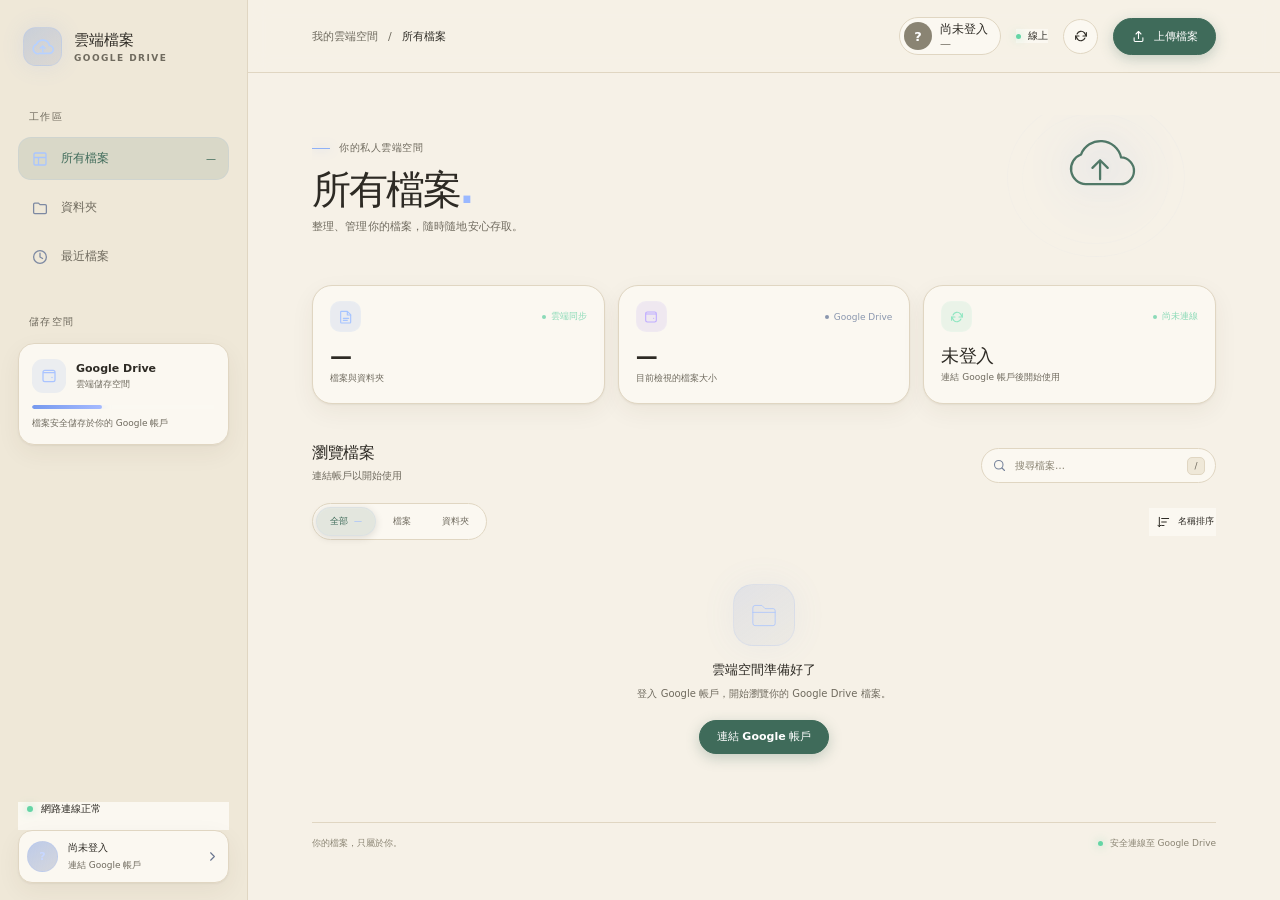
<file: index.html>
<!doctype html>
<html lang="zh-Hant">
<head>
  <meta charset="utf-8">
  <meta name="viewport" content="width=device-width, initial-scale=1, viewport-fit=cover">
  <meta name="theme-color" content="#f6f1e7">
  <meta name="description" content="離線優先的 Google Drive 檔案管理工具">
  <meta name="apple-mobile-web-app-capable" content="yes">
  <meta name="apple-mobile-web-app-status-bar-style" content="default">
  <meta name="apple-mobile-web-app-title" content="雲端檔案">
  <title>雲端檔案 — Google Drive</title>
  <link rel="manifest" href="./manifest.json">
  <link rel="icon" href="./icon-192.png" type="image/png">
  <link rel="apple-touch-icon" href="./icon-192.png">
  <link rel="stylesheet" href="./style.css">
  <link rel="stylesheet" href="./theme-cream.css">
  <script src="./authConfig.js" defer></script>
  <script src="./ui.js" defer></script>
</head>
<body>
  <div class="app-shell">
    <aside class="sidebar" id="sidebar" aria-label="主要導覽">
      <a class="brand" href="./" aria-label="雲端檔案首頁">
        <span class="brand-mark" aria-hidden="true">
          <svg viewBox="0 0 32 32"><path d="M12.1 24.9h12.3a5.1 5.1 0 0 0 .4-10.2 8.7 8.7 0 0 0-16.5-1.6 6 6 0 0 0 3.8 11.8Z" fill="none" stroke="currentColor" stroke-width="2.2" stroke-linecap="round" stroke-linejoin="round"/><path d="m13.3 18.3 3-3 3 3m-3-3v7" fill="none" stroke="currentColor" stroke-width="2" stroke-linecap="round" stroke-linejoin="round"/></svg>
        </span>
        <span class="brand-copy"><strong>雲端檔案</strong><small>GOOGLE DRIVE</small></span>
      </a>

      <div class="sidebar-label">工作區</div>
      <nav class="side-nav">
        <button class="side-link active" type="button" data-view="all">
          <svg viewBox="0 0 24 24" aria-hidden="true"><path d="M4 5.5A1.5 1.5 0 0 1 5.5 4h13A1.5 1.5 0 0 1 20 5.5v13a1.5 1.5 0 0 1-1.5 1.5h-13A1.5 1.5 0 0 1 4 18.5zM4 10h16M10 10v10"/></svg>
          <span>所有檔案</span><span class="nav-count" id="fileCount">—</span>
        </button>
        <button class="side-link" type="button" data-view="folders">
          <svg viewBox="0 0 24 24" aria-hidden="true"><path d="M3.5 7A1.5 1.5 0 0 1 5 5.5h5l2 2h7A1.5 1.5 0 0 1 20.5 9v9A1.5 1.5 0 0 1 19 19.5H5A1.5 1.5 0 0 1 3.5 18z"/></svg>
          <span>資料夾</span>
        </button>
        <button class="side-link" type="button" data-view="recent">
          <svg viewBox="0 0 24 24" aria-hidden="true"><circle cx="12" cy="12" r="8.5"/><path d="M12 7v5l3.5 2"/></svg>
          <span>最近檔案</span>
        </button>
      </nav>

      <div class="sidebar-label storage-label">儲存空間</div>
      <div class="storage-card glass">
        <div class="storage-icon"><svg viewBox="0 0 24 24" aria-hidden="true"><path d="M4 7.5h16M6.5 4.5h11A2.5 2.5 0 0 1 20 7v10a2.5 2.5 0 0 1-2.5 2.5h-11A2.5 2.5 0 0 1 4 17V7a2.5 2.5 0 0 1 2.5-2.5Z"/><path d="M16 14h.01"/></svg></div>
        <div class="storage-heading"><strong>Google Drive</strong><span>雲端儲存空間</span></div>
        <div class="storage-meter"><span></span></div>
        <p>檔案安全儲存於你的 Google 帳戶</p>
      </div>

      <div class="sidebar-bottom">
        <div class="connection-indicator"><i id="connectionDot"></i><span id="connectionText">檢查連線中</span></div>
        <button class="account-card" id="accountButton" type="button">
          <span class="avatar" id="accountAvatar">?</span>
          <span class="account-copy"><strong id="accountName">尚未登入</strong><small id="accountEmail">連結 Google 帳戶</small></span>
          <svg class="account-chevron" viewBox="0 0 24 24" aria-hidden="true"><path d="m9 18 6-6-6-6"/></svg>
        </button>
      </div>
    </aside>

    <div class="sidebar-backdrop" id="sidebarBackdrop"></div>
    <main class="main-panel">
      <header class="topbar">
        <button class="icon-button mobile-menu" id="menuButton" type="button" aria-label="開啟導覽選單">
          <svg viewBox="0 0 24 24" aria-hidden="true"><path d="M4 7h16M4 12h16M4 17h16"/></svg>
        </button>
        <div class="breadcrumbs"><span>我的雲端空間</span><span class="breadcrumb-divider">/</span><strong id="breadcrumbCurrent" role="button" tabindex="0">所有檔案</strong></div>
        <div class="topbar-actions">
          <button class="account-chip" id="accountChip" type="button" title="尚未登入"><span class="chip-avatar" id="chipAvatar">?</span><span class="chip-copy"><strong id="chipStatus">尚未登入</strong><small id="chipEmail">—</small></span></button>
          <span class="online-badge"><i id="onlineDot"></i><span id="onlineLabel">線上</span></span>
          <button class="icon-button" id="refreshButton" type="button" aria-label="重新整理檔案" title="重新整理">
            <svg viewBox="0 0 24 24" aria-hidden="true"><path d="M20 7v5h-5M4 17v-5h5"/><path d="M6.1 9a6.5 6.5 0 0 1 10.8-2L20 12M4 12l3.1 5a6.5 6.5 0 0 0 10.8-2"/></svg>
          </button>
          <button class="button button-primary top-upload" id="topUploadButton" type="button">
            <svg viewBox="0 0 24 24" aria-hidden="true"><path d="M12 15V4m0 0L8 8m4-4 4 4M5 14v4.5A1.5 1.5 0 0 0 6.5 20h11a1.5 1.5 0 0 0 1.5-1.5V14"/></svg>
            <span>上傳檔案</span>
          </button>
        </div>
      </header>

      <div class="content-scroll">
        <section class="welcome-row">
          <div>
            <div class="eyebrow"><span class="eyebrow-line"></span>你的私人雲端空間</div>
            <h1 id="pageTitle">所有檔案<span class="title-period">.</span></h1>
            <p class="page-description" id="pageDescription">整理、管理你的檔案，隨時隨地安心存取。</p>
          </div>
          <div class="welcome-art" aria-hidden="true"><div class="orb orb-one"></div><div class="orb orb-two"></div><div class="art-cloud"><svg viewBox="0 0 88 64"><path d="M27 51h36a14 14 0 0 0 1-28A22 22 0 0 0 22 20a16 16 0 0 0 5 31Z" fill="none" stroke="currentColor" stroke-width="2.4"/><path d="m34 34 8-8 8 8m-8-8v20" fill="none" stroke="currentColor" stroke-width="2.4" stroke-linecap="round" stroke-linejoin="round"/></svg></div></div>
        </section>

        <section class="overview-grid" aria-label="檔案概覽">
          <article class="overview-card glass">
            <div class="overview-top"><span class="overview-icon icon-blue"><svg viewBox="0 0 24 24" aria-hidden="true"><path d="M5 3.5h9l5 5V20a1 1 0 0 1-1 1H5a1 1 0 0 1-1-1V4.5a1 1 0 0 1 1-1Z"/><path d="M14 4v5h5M8 14h8m-8 3h6"/></svg></span><span class="overview-trend">雲端同步</span></div>
            <div class="overview-value" id="overviewFiles">—</div><div class="overview-caption">檔案與資料夾</div>
          </article>
          <article class="overview-card glass">
            <div class="overview-top"><span class="overview-icon icon-violet"><svg viewBox="0 0 24 24" aria-hidden="true"><path d="M4 7.5h16M6.5 4.5h11A2.5 2.5 0 0 1 20 7v10a2.5 2.5 0 0 1-2.5 2.5h-11A2.5 2.5 0 0 1 4 17V7a2.5 2.5 0 0 1 2.5-2.5Z"/><path d="M16 14h.01"/></svg></span><span class="overview-trend neutral">Google Drive</span></div>
            <div class="overview-value" id="overviewStorage">—</div><div class="overview-caption">目前檢視的檔案大小</div>
          </article>
          <article class="overview-card overview-sync-card glass">
            <div class="overview-top"><span class="overview-icon icon-green"><svg viewBox="0 0 24 24" aria-hidden="true"><path d="M20 7v5h-5M4 17v-5h5"/><path d="M6.1 9a6.5 6.5 0 0 1 10.8-2L20 12M4 12l3.1 5a6.5 6.5 0 0 0 10.8-2"/></svg></span><span class="overview-trend" id="syncStatus">準備就緒</span></div>
            <div class="overview-value sync-value" id="overviewSync">已同步</div><div class="overview-caption" id="overviewSyncCaption">檔案會安全儲存至 Google Drive</div>
          </article>
        </section>

        <section class="files-section">
          <div class="section-heading">
            <div><h2>瀏覽檔案</h2><p id="fileSummary">連結帳戶以開始使用</p></div>
            <label class="search-box">
              <svg viewBox="0 0 24 24" aria-hidden="true"><circle cx="10.8" cy="10.8" r="6.8"/><path d="m16 16 4 4"/></svg>
              <input id="searchInput" type="search" placeholder="搜尋檔案…" autocomplete="off" aria-label="搜尋檔案">
              <kbd>/</kbd>
            </label>
          </div>
          <div class="files-toolbar">
            <div class="pill-nav" role="tablist" aria-label="檔案篩選">
              <button class="pill-tab active" type="button" role="tab" aria-selected="true" data-filter="all">全部 <span id="allTabCount">—</span></button>
              <button class="pill-tab" type="button" role="tab" aria-selected="false" data-filter="files">檔案</button>
              <button class="pill-tab" type="button" role="tab" aria-selected="false" data-filter="folders">資料夾</button>
            </div>
            <button class="sort-button" id="sortButton" type="button" aria-label="切換排序方式">
              <svg viewBox="0 0 24 24" aria-hidden="true"><path d="M8 6h12M8 12h8M8 18h4M4 4v16m0 0-2.5-2.5M4 20l2.5-2.5"/></svg>
              <span>名稱排序</span>
            </button>
          </div>
          <div class="files-grid" id="fileGrid" aria-live="polite"></div>
          <div class="empty-state" id="emptyState" hidden>
            <div class="empty-illustration"><svg viewBox="0 0 64 64" aria-hidden="true"><path d="M11 18a4 4 0 0 1 4-4h13l6 6h15a4 4 0 0 1 4 4v24a4 4 0 0 1-4 4H15a4 4 0 0 1-4-4z"/><path d="M11 27h42"/></svg></div>
            <h3 id="emptyTitle">雲端空間準備好了</h3>
            <p id="emptyDescription">登入 Google 帳戶，開始瀏覽你的 Google Drive 檔案。</p>
            <button class="button button-primary" id="emptyAction" type="button">連結 Google 帳戶</button>
          </div>
          <div class="loading-state" id="loadingState" hidden><span class="spinner"></span><span>正在讀取你的雲端檔案…</span></div>
        </section>
        <footer class="page-footer"><span>你的檔案，只屬於你。</span><span><i></i>安全連線至 Google Drive</span></footer>
      </div>
    </main>
  </div>

  <div class="mobile-bottom-bar">
    <button class="mobile-nav-item active" type="button" data-view="all"><svg viewBox="0 0 24 24" aria-hidden="true"><path d="M4 5.5A1.5 1.5 0 0 1 5.5 4h13A1.5 1.5 0 0 1 20 5.5v13a1.5 1.5 0 0 1-1.5 1.5h-13A1.5 1.5 0 0 1 4 18.5zM4 10h16M10 10v10"/></svg><span>檔案</span></button>
    <button class="mobile-nav-item" type="button" data-view="folders"><svg viewBox="0 0 24 24" aria-hidden="true"><path d="M3.5 7A1.5 1.5 0 0 1 5 5.5h5l2 2h7A1.5 1.5 0 0 1 20.5 9v9A1.5 1.5 0 0 1 19 19.5H5A1.5 1.5 0 0 1 3.5 18z"/></svg><span>資料夾</span></button>
    <button class="mobile-nav-item" type="button" data-view="recent"><svg viewBox="0 0 24 24" aria-hidden="true"><circle cx="12" cy="12" r="8.5"/><path d="M12 7v5l3.5 2"/></svg><span>最近</span></button>
    <button class="mobile-nav-item" id="mobileAccountButton" type="button"><svg viewBox="0 0 24 24" aria-hidden="true"><circle cx="12" cy="8" r="3.5"/><path d="M5 20a7 7 0 0 1 14 0"/></svg><span>帳戶</span></button>
  </div>
  <button class="mobile-fab button button-primary" id="mobileUploadButton" type="button" aria-label="上傳檔案"><svg viewBox="0 0 24 24" aria-hidden="true"><path d="M12 15V4m0 0L8 8m4-4 4 4M5 14v4.5A1.5 1.5 0 0 0 6.5 20h11a1.5 1.5 0 0 0 1.5-1.5V14"/></svg></button>

  <input id="filePicker" type="file" accept="image/*,video/*,*/*" multiple hidden>
  <div class="modal-backdrop" id="uploadModal" aria-hidden="true">
    <section class="modal glass" role="dialog" aria-modal="true" aria-labelledby="modalTitle">
      <button class="modal-close icon-button" id="closeModalButton" type="button" aria-label="關閉視窗"><svg viewBox="0 0 24 24" aria-hidden="true"><path d="m6 6 12 12M18 6 6 18"/></svg></button>
      <div class="modal-kicker"><span class="modal-kicker-icon"><svg viewBox="0 0 24 24" aria-hidden="true"><path d="M12 15V4m0 0L8 8m4-4 4 4M5 14v4.5A1.5 1.5 0 0 0 6.5 20h11a1.5 1.5 0 0 0 1.5-1.5V14"/></svg></span>安全上傳</div>
      <h2 id="modalTitle">新增至雲端</h2>
      <p class="modal-description">支援大檔案分段續傳。已登入且在線時直接上傳；小檔案也可離線暫存，恢復連線後同步。</p>
      <button class="dropzone" id="dropzone" type="button">
        <span class="dropzone-icon"><svg viewBox="0 0 24 24" aria-hidden="true"><path d="M12 15V4m0 0L8 8m4-4 4 4M5 14v4.5A1.5 1.5 0 0 0 6.5 20h11a1.5 1.5 0 0 0 1.5-1.5V14"/></svg></span>
        <strong>點擊選取，或拖曳檔案到這裡</strong>
        <span>支援任意檔案類型</span>
      </button>
      <p class="share-help">iPhone/iPad 的 Safari 尚不支援 PWA 從分享選單接收檔案；請在此選取照片或影片。</p>
      <div class="selected-files" id="selectedFiles" hidden></div>
      <div class="upload-progress" id="uploadProgress" hidden aria-live="polite">
        <div class="progress-label"><span id="uploadProgressName">準備上傳</span><span id="uploadProgressPercent">0%</span></div>
        <progress id="uploadProgressBar" max="100" value="0">0%</progress>
        <span class="progress-detail" id="uploadProgressDetail">連線至 Google Drive…</span>
      </div>
      <div class="modal-actions"><button class="button button-quiet" id="cancelUploadButton" type="button">取消</button><button class="button button-primary" id="confirmUploadButton" type="button" disabled><svg viewBox="0 0 24 24" aria-hidden="true"><path d="M12 15V4m0 0L8 8m4-4 4 4M5 14v4.5A1.5 1.5 0 0 0 6.5 20h11a1.5 1.5 0 0 0 1.5-1.5V14"/></svg><span>開始上傳</span></button></div>
      <p class="modal-footnote"><svg viewBox="0 0 24 24" aria-hidden="true"><rect x="5" y="10" width="14" height="11" rx="2"/><path d="M8 10V7a4 4 0 1 1 8 0v3"/></svg>傳輸由 Google Drive 保護</p>
    </section>
  </div>
  <div class="modal-backdrop preview-backdrop" id="imagePreviewModal" aria-hidden="true">
    <section class="preview-modal glass" role="dialog" aria-modal="true" aria-labelledby="previewTitle">
      <button class="modal-close icon-button" id="closePreviewButton" type="button" aria-label="關閉預覽"><svg viewBox="0 0 24 24" aria-hidden="true"><path d="m6 6 12 12M18 6 6 18"/></svg></button>
      <h2 id="previewTitle">相片預覽</h2>
      <div class="preview-stage"><span class="spinner" id="previewSpinner"></span><img id="previewImage" alt="" hidden></div>
      <p class="preview-caption" id="previewCaption"></p>
      <div class="preview-actions"><button class="button button-quiet" id="previewDownloadButton" type="button">下載相片</button></div>
    </section>
  </div>
  <div class="toast-region" id="toastRegion" aria-live="polite" aria-atomic="false"></div>
</body>
</html>
</file>
<file: style.css>
:root {
  color-scheme: dark;
  --bg: #090d18;
  --bg-deep: #070a13;
  --surface: rgba(18, 24, 40, .78);
  --surface-soft: rgba(22, 29, 47, .58);
  --surface-hover: rgba(32, 42, 66, .72);
  --line: rgba(180, 196, 232, .11);
  --line-bright: rgba(185, 204, 245, .2);
  --text: #eef2ff;
  --text-secondary: #9da8c0;
  --text-muted: #69758e;
  --blue: #8eb6ff;
  --blue-strong: #6195ff;
  --green: #83e0bb;
  --radius-card: 20px;
  --radius-pill: 9999px;
  --sidebar-width: 248px;
  --ease: cubic-bezier(.22, .68, 0, 1);
  font-family: Inter, ui-sans-serif, system-ui, -apple-system, BlinkMacSystemFont, "Segoe UI", "Noto Sans TC", sans-serif;
  font-synthesis: none;
  text-rendering: optimizeLegibility;
  -webkit-font-smoothing: antialiased;
  -moz-osx-font-smoothing: grayscale;
}

* { box-sizing: border-box; }
[hidden] { display: none !important; }
html { min-width: 320px; min-height: 100%; background: var(--bg); }
body {
  min-width: 320px;
  min-height: 100vh;
  margin: 0;
  color: var(--text);
  background:
    radial-gradient(ellipse at 82% 0%, rgba(52, 73, 139, .2), transparent 34rem),
    radial-gradient(ellipse at 34% 78%, rgba(48, 73, 129, .08), transparent 38rem),
    var(--bg);
}
button, input { font: inherit; }
button { color: inherit; }
button:focus-visible, input:focus-visible { outline: 2px solid rgba(142, 182, 255, .86); outline-offset: 3px; }
svg { width: 20px; height: 20px; fill: none; stroke: currentColor; stroke-width: 1.7; stroke-linecap: round; stroke-linejoin: round; }
.app-shell { display: flex; min-height: 100vh; min-height: 100dvh; }
.glass {
  background: linear-gradient(145deg, rgba(28, 37, 59, .72), rgba(15, 20, 34, .68));
  border: 1px solid var(--line-bright);
  box-shadow: inset 0 1px 0 rgba(255,255,255,.035), 0 16px 48px rgba(0,0,0,.15);
  -webkit-backdrop-filter: blur(24px);
  backdrop-filter: blur(24px);
}

.sidebar {
  position: fixed;
  z-index: 20;
  inset: 0 auto 0 0;
  display: flex;
  flex-direction: column;
  width: var(--sidebar-width);
  padding: calc(27px + env(safe-area-inset-top)) 18px calc(17px + env(safe-area-inset-bottom));
  border-right: 1px solid rgba(180,196,232,.08);
  background: rgba(10, 14, 25, .92);
  -webkit-backdrop-filter: blur(24px);
  backdrop-filter: blur(24px);
}
.brand { display: flex; align-items: center; gap: 12px; margin: 0 0 44px 5px; color: var(--text); text-decoration: none; }
.brand-mark { display: grid; width: 39px; height: 39px; place-items: center; color: #b7d1ff; border: 1px solid rgba(160,194,255,.24); border-radius: 13px; background: linear-gradient(145deg, rgba(92,135,220,.25), rgba(84,101,168,.12)); box-shadow: 0 0 25px rgba(91,138,237,.11); }
.brand-mark svg { width: 25px; height: 25px; }
.brand-copy { display: grid; gap: 3px; }
.brand-copy strong { font-size: 15px; font-weight: 650; letter-spacing: .01em; }
.brand-copy small { color: #727f9a; font-size: 9px; font-weight: 650; letter-spacing: .16em; }
.sidebar-label { padding: 0 11px; color: #63708a; font-size: 10px; font-weight: 700; letter-spacing: .13em; text-transform: uppercase; }
.side-nav { display: grid; gap: 6px; margin-top: 13px; }
.side-link { display: flex; align-items: center; gap: 12px; width: 100%; height: 43px; padding: 0 12px; color: #9ca8c0; border: 1px solid transparent; border-radius: 13px; background: transparent; cursor: pointer; text-align: left; transition: background .22s var(--ease), color .22s var(--ease), border-color .22s var(--ease); }
.side-link svg { width: 18px; height: 18px; color: #7d89a2; }
.side-link span:nth-child(2) { flex: 1; font-size: 12px; font-weight: 550; }
.side-link:hover { color: #e3eaff; background: rgba(255,255,255,.035); }
.side-link.active { color: #e9f0ff; border-color: rgba(143,177,242,.12); background: linear-gradient(100deg, rgba(96,133,204,.18), rgba(84,110,167,.075)); }
.side-link.active svg { color: #a9c5ff; }
.nav-count { color: #72809c; font-size: 10px; }
.storage-label { margin-top: 37px; }
.storage-card { display: grid; grid-template-columns: 35px 1fr; gap: 12px 9px; margin-top: 14px; padding: 15px 13px 13px; border-radius: 16px; }
.storage-icon { display: grid; width: 34px; height: 34px; place-items: center; color: #aac4ff; border-radius: 11px; background: rgba(119,155,230,.12); }
.storage-icon svg { width: 18px; height: 18px; }
.storage-heading { display: grid; align-content: center; gap: 3px; }
.storage-heading strong { font-size: 11px; font-weight: 620; }
.storage-heading span { color: var(--text-muted); font-size: 9px; }
.storage-meter { grid-column: 1 / -1; height: 4px; overflow: hidden; border-radius: var(--radius-pill); background: rgba(255,255,255,.08); }
.storage-meter span { display: block; width: 38%; height: 100%; border-radius: inherit; background: linear-gradient(90deg, #7699ee, #a5baff); box-shadow: 0 0 12px rgba(132,165,255,.4); }
.storage-card p { grid-column: 1 / -1; margin: -4px 0 0; color: #74809a; font-size: 9px; line-height: 1.5; }
.sidebar-bottom { margin-top: auto; }
.connection-indicator { display: flex; align-items: center; gap: 8px; padding: 0 9px 14px; color: #8793ab; font-size: 10px; }
.connection-indicator i, .online-badge i, .page-footer i { display: inline-block; width: 6px; height: 6px; border-radius: 50%; background: #64d5a5; box-shadow: 0 0 10px rgba(100,213,165,.65); }
.connection-indicator.offline i, .online-badge.offline i { background: #e7ae6b; box-shadow: 0 0 10px rgba(231,174,107,.55); }
.account-card { display: flex; align-items: center; width: 100%; gap: 10px; padding: 10px 8px; border: 1px solid rgba(190,205,238,.1); border-radius: 14px; background: rgba(255,255,255,.025); text-align: left; cursor: pointer; transition: background .2s ease; }
.account-card:hover { background: rgba(255,255,255,.06); }
.avatar { display: grid; flex: 0 0 31px; height: 31px; place-items: center; color: #c7d7ff; border: 1px solid rgba(164,191,255,.22); border-radius: 50%; background: linear-gradient(145deg, rgba(99,137,219,.4), rgba(75,93,150,.22)); font-size: 11px; font-weight: 700; }
.account-copy { display: grid; min-width: 0; flex: 1; gap: 4px; }
.account-copy strong, .account-copy small { overflow: hidden; text-overflow: ellipsis; white-space: nowrap; }
.account-copy strong { font-size: 10px; font-weight: 600; }
.account-copy small { color: #75819a; font-size: 9px; }
.account-chevron { width: 15px; height: 15px; color: #68748e; }
.sidebar-backdrop { display: none; }

.main-panel { width: calc(100% - var(--sidebar-width)); min-width: 0; margin-left: var(--sidebar-width); }
.topbar { position: sticky; z-index: 10; top: 0; display: flex; align-items: center; justify-content: space-between; min-height: 73px; padding: calc(13px + env(safe-area-inset-top)) clamp(25px, 5vw, 68px) 13px; border-bottom: 1px solid rgba(180,196,232,.07); background: rgba(9,13,24,.76); -webkit-backdrop-filter: blur(22px); backdrop-filter: blur(22px); }
.breadcrumbs { display: flex; align-items: center; gap: 10px; color: #77839b; font-size: 11px; }
.breadcrumbs strong { color: #dce5f8; font-weight: 550; }
.breadcrumb-divider { color: #49556c; }
.topbar-actions { display: flex; align-items: center; gap: 15px; }
.online-badge { display: flex; align-items: center; gap: 7px; color: #94a1ba; font-size: 10px; }
.online-badge i { width: 5px; height: 5px; }
.icon-button { display: grid; flex: 0 0 35px; width: 35px; height: 35px; place-items: center; color: #9ba8c1; border: 1px solid rgba(185,200,234,.11); border-radius: 50%; background: rgba(255,255,255,.025); cursor: pointer; transition: transform .24s var(--ease), color .2s ease, background .2s ease, border-color .2s ease; }
.icon-button:hover { transform: translateY(-1px); color: #e9f0ff; border-color: rgba(185,200,234,.24); background: rgba(255,255,255,.07); }
.icon-button svg { width: 16px; height: 16px; }
#refreshButton.is-loading svg { animation: spin .9s linear infinite; }
.button { display: inline-flex; align-items: center; justify-content: center; gap: 8px; min-height: 37px; padding: 0 17px; border: 1px solid transparent; border-radius: var(--radius-pill); font-size: 11px; font-weight: 620; white-space: nowrap; cursor: pointer; transition: transform .22s var(--ease), box-shadow .22s ease, background .22s ease, border-color .22s ease, opacity .22s ease; }
.button:hover:not(:disabled) { transform: translateY(-1px); }
.button:disabled { opacity: .43; cursor: not-allowed; }
.button svg { width: 15px; height: 15px; }
.button-primary { color: #10182b; border-color: rgba(211,224,255,.32); background: linear-gradient(135deg, #b6ceff, #8bacf0); box-shadow: 0 5px 22px rgba(109,147,229,.18), inset 0 1px 0 rgba(255,255,255,.55); }
.button-primary:hover:not(:disabled) { box-shadow: 0 8px 27px rgba(109,147,229,.3), inset 0 1px 0 rgba(255,255,255,.55); }
.button-quiet { color: #bac5da; border-color: rgba(185,200,234,.14); background: rgba(255,255,255,.035); }
.button-quiet:hover:not(:disabled) { background: rgba(255,255,255,.08); }
.mobile-menu { display: none; }
.content-scroll { width: min(100%, 1160px); margin: 0 auto; padding: 42px clamp(25px, 5vw, 68px) 28px; }
.welcome-row { position: relative; display: flex; align-items: center; justify-content: space-between; min-height: 145px; overflow: hidden; }
.eyebrow { display: flex; align-items: center; gap: 9px; color: #8d9bb5; font-size: 10px; font-weight: 560; letter-spacing: .055em; }
.eyebrow-line { width: 18px; height: 1px; background: #8fb1f7; box-shadow: 0 0 10px rgba(143,177,247,.7); }
h1 { margin: 14px 0 7px; font-size: clamp(29px, 3.2vw, 39px); font-weight: 610; letter-spacing: -.055em; line-height: 1.1; }
.title-period { color: #9ab8ff; }
.page-description { margin: 0; color: #8995ad; font-size: 11px; letter-spacing: .01em; }
.welcome-art { position: absolute; top: -34px; right: 12px; width: 236px; height: 178px; opacity: .9; pointer-events: none; }
.orb { position: absolute; border: 1px solid rgba(158,186,251,.1); border-radius: 50%; }
.orb-one { inset: 17px 19px 2px 39px; background: radial-gradient(circle at 54% 43%, rgba(112,146,224,.13), rgba(68,90,153,.025) 55%, transparent 70%); }
.orb-two { inset: 32px 35px 15px 54px; border-color: rgba(167,193,248,.09); }
.art-cloud { position: absolute; top: 52px; left: 92px; display: grid; width: 83px; height: 65px; place-items: center; color: #a9c5ff; filter: drop-shadow(0 0 15px rgba(130,166,240,.3)); }
.art-cloud svg { width: 84px; height: 64px; }
.overview-grid { display: grid; grid-template-columns: repeat(3,minmax(0,1fr)); gap: 13px; margin: 25px 0 39px; }
.overview-card { min-height: 119px; padding: 15px 17px 14px; border-radius: var(--radius-card); transition: transform .25s var(--ease), border-color .2s ease; }
.overview-card:hover { transform: translateY(-2px); border-color: rgba(185,204,245,.28); }
.overview-top { display: flex; align-items: center; justify-content: space-between; }
.overview-icon { display: grid; width: 31px; height: 31px; place-items: center; border: 1px solid rgba(255,255,255,.055); border-radius: 10px; }
.overview-icon svg { width: 16px; height: 16px; }
.icon-blue { color: #a6c4ff; background: rgba(108,150,237,.12); }
.icon-violet { color: #c0adff; background: rgba(153,123,238,.12); }
.icon-green { color: #8fe6c1; background: rgba(99,204,160,.11); }
.overview-trend { display: flex; align-items: center; gap: 5px; color: #8bdab7; font-size: 9px; }
.overview-trend::before { content: ""; width: 4px; height: 4px; border-radius: 50%; background: currentColor; }
.overview-trend.neutral { color: #8996ae; }
.overview-value { margin-top: 12px; font-size: 22px; font-weight: 570; letter-spacing: -.04em; }
.overview-caption { margin-top: 3px; color: #7f8ba3; font-size: 9px; }
.sync-value { font-size: 18px; }

.files-section { min-height: 290px; }
.section-heading { display: flex; align-items: flex-end; justify-content: space-between; gap: 18px; }
.section-heading h2 { margin: 0; color: #e9effc; font-size: 16px; font-weight: 610; letter-spacing: -.025em; }
.section-heading p { margin: 5px 0 0; color: #77839b; font-size: 10px; }
.search-box { display: flex; align-items: center; gap: 8px; width: min(235px, 45%); height: 35px; padding: 0 10px; border: 1px solid rgba(185,200,234,.11); border-radius: var(--radius-pill); background: rgba(255,255,255,.025); transition: border-color .2s ease, background .2s ease; }
.search-box:focus-within { border-color: rgba(142,182,255,.4); background: rgba(255,255,255,.045); }
.search-box svg { flex: 0 0 15px; width: 15px; height: 15px; color: #76839b; }
.search-box input { width: 100%; min-width: 0; padding: 0; color: var(--text); border: 0; outline: 0; background: transparent; font-size: 10px; }
.search-box input::placeholder { color: #68758c; }
.search-box kbd { display: grid; flex: 0 0 18px; height: 18px; place-items: center; color: #7d8aa2; border: 1px solid rgba(185,200,234,.13); border-radius: 5px; background: rgba(255,255,255,.03); font-family: inherit; font-size: 9px; }
.files-toolbar { display: flex; align-items: center; justify-content: space-between; gap: 12px; margin-top: 20px; }
.pill-nav { display: inline-flex; align-items: center; gap: 3px; padding: 3px; border: 1px solid rgba(185,200,234,.11); border-radius: var(--radius-pill); background: rgba(255,255,255,.025); -webkit-backdrop-filter: blur(15px); backdrop-filter: blur(15px); }
.pill-tab { display: inline-flex; align-items: center; gap: 6px; min-height: 29px; padding: 0 13px; color: #8996ad; border: 1px solid transparent; border-radius: var(--radius-pill); background: transparent; font-size: 9px; cursor: pointer; transition: color .22s ease, background .22s ease, border-color .22s ease, box-shadow .22s ease; }
.pill-tab:hover { color: #d6e0f5; }
.pill-tab.active { color: #e5edff; border-color: rgba(170,194,246,.13); background: linear-gradient(100deg, rgba(109,148,222,.22), rgba(103,125,183,.13)); box-shadow: 0 2px 8px rgba(0,0,0,.12), inset 0 1px 0 rgba(255,255,255,.055); }
.pill-tab span { color: #9ebcff; font-size: 8px; }
.sort-button { display: inline-flex; align-items: center; gap: 7px; padding: 7px 2px 7px 8px; color: #8793aa; border: 0; background: none; font-size: 9px; cursor: pointer; }
.sort-button svg { width: 14px; height: 14px; }
.files-grid { display: grid; grid-template-columns: repeat(3,minmax(0,1fr)); gap: 11px; margin-top: 15px; }
.file-card { position: relative; display: flex; align-items: center; min-width: 0; min-height: 69px; gap: 11px; padding: 12px 11px; overflow: hidden; border: 1px solid rgba(180,196,232,.1); border-radius: 15px; background: linear-gradient(145deg, rgba(26,34,53,.55), rgba(15,20,33,.52)); cursor: pointer; text-align: left; transition: transform .22s var(--ease), background .22s ease, border-color .22s ease, box-shadow .22s ease; animation: card-in .38s var(--ease) both; }
.file-card:hover { transform: translateY(-2px); border-color: rgba(162,190,248,.25); background: linear-gradient(145deg, rgba(35,47,74,.68), rgba(19,25,42,.65)); box-shadow: 0 9px 22px rgba(0,0,0,.14); }
.file-card.folder-card { border-color: rgba(153,174,219,.14); background: linear-gradient(145deg, rgba(37,44,63,.58), rgba(19,24,37,.55)); }
.file-icon { display: grid; flex: 0 0 36px; width: 36px; height: 36px; place-items: center; border: 1px solid rgba(255,255,255,.065); border-radius: 11px; }
.file-icon svg { width: 18px; height: 18px; }
.file-icon.folder { color: #b5c5ee; background: rgba(131,156,214,.12); }
.file-icon.image { color: #e5a9c6; background: rgba(204,109,155,.12); }
.file-icon.pdf { color: #ff9a9d; background: rgba(215,97,103,.12); }
.file-icon.document { color: #88b8ff; background: rgba(89,145,225,.12); }
.file-icon.spreadsheet { color: #8fdbb1; background: rgba(73,177,121,.12); }
.file-icon.presentation { color: #f2b382; background: rgba(222,133,74,.12); }
.file-icon.archive { color: #d0b1ff; background: rgba(149,109,218,.12); }
.file-icon.generic { color: #a5b1c8; background: rgba(130,147,182,.1); }
.file-details { display: grid; min-width: 0; flex: 1; gap: 5px; }
.file-name { overflow: hidden; color: #dce4f4; font-size: 10px; font-weight: 550; text-overflow: ellipsis; white-space: nowrap; }
.file-meta { overflow: hidden; color: #74819a; font-size: 9px; text-overflow: ellipsis; white-space: nowrap; }
.file-action { display: grid; flex: 0 0 25px; width: 25px; height: 25px; place-items: center; color: #7987a1; border: 1px solid transparent; border-radius: 50%; background: transparent; cursor: pointer; opacity: .55; transition: opacity .2s ease, color .2s ease, background .2s ease; }
.file-card:hover .file-action { opacity: 1; }
.file-action:hover { color: #dce7ff; background: rgba(255,255,255,.07); }
.file-action svg { width: 14px; height: 14px; }
.empty-state { display: grid; justify-items: center; padding: 44px 15px 37px; text-align: center; animation: fade-up .35s var(--ease) both; }
.empty-illustration { display: grid; width: 62px; height: 62px; place-items: center; color: #a5c1ff; border: 1px solid rgba(154,185,248,.16); border-radius: 20px; background: linear-gradient(145deg, rgba(103,141,219,.14), rgba(100,118,175,.06)); box-shadow: 0 0 35px rgba(103,141,219,.08); }
.empty-illustration svg { width: 34px; height: 34px; stroke-width: 1.4; }
.empty-state h3 { margin: 15px 0 0; font-size: 13px; font-weight: 570; }
.empty-state p { max-width: 300px; margin: 7px 0 17px; color: #8290a8; font-size: 10px; line-height: 1.65; }
.empty-state .button { min-height: 34px; }
.loading-state { display: flex; align-items: center; justify-content: center; gap: 10px; padding: 48px 10px; color: #8795ae; font-size: 10px; }
.spinner { width: 16px; height: 16px; border: 2px solid rgba(157,184,239,.18); border-top-color: #9abaff; border-radius: 50%; animation: spin .8s linear infinite; }
.page-footer { display: flex; justify-content: space-between; gap: 12px; margin-top: 31px; padding-top: 14px; color: #606d84; border-top: 1px solid rgba(180,196,232,.07); font-size: 9px; }
.page-footer span:last-child { display: flex; align-items: center; gap: 7px; }
.page-footer i { width: 5px; height: 5px; }
.mobile-bottom-bar, .mobile-fab { display: none; }

.modal-backdrop { position: fixed; z-index: 50; inset: 0; display: grid; align-items: center; justify-items: center; padding: 24px; background: rgba(3,6,13,.64); -webkit-backdrop-filter: blur(7px); backdrop-filter: blur(7px); opacity: 0; visibility: hidden; transition: opacity .28s ease, visibility .28s ease; }
.modal-backdrop.open { opacity: 1; visibility: visible; }
.modal { position: relative; width: min(100%, 440px); padding: 29px; border-radius: 23px; transform: translateY(18px) scale(.98); transition: transform .35s var(--ease); }
.modal-backdrop.open .modal { transform: translateY(0) scale(1); }
.modal-close { position: absolute; top: 17px; right: 17px; width: 30px; height: 30px; }
.modal-close svg { width: 14px; height: 14px; }
.modal-kicker { display: flex; align-items: center; gap: 8px; color: #a5bfff; font-size: 9px; font-weight: 650; letter-spacing: .09em; text-transform: uppercase; }
.modal-kicker-icon { display: grid; width: 24px; height: 24px; place-items: center; color: #a8c3ff; border-radius: 8px; background: rgba(116,151,226,.13); }
.modal-kicker-icon svg { width: 14px; height: 14px; }
.modal h2 { margin: 14px 0 7px; font-size: 21px; font-weight: 600; letter-spacing: -.035em; }
.modal-description { margin: 0; color: #8995ab; font-size: 10px; line-height: 1.7; }
.dropzone { display: grid; justify-items: center; width: 100%; margin-top: 22px; padding: 25px 13px 23px; color: #d9e3f7; border: 1px dashed rgba(159,185,239,.3); border-radius: 16px; background: rgba(115,146,211,.045); cursor: pointer; transition: background .2s ease, border-color .2s ease, transform .2s var(--ease); }
.dropzone:hover, .dropzone.drag-over { transform: translateY(-1px); border-color: rgba(159,185,239,.66); background: rgba(115,146,211,.1); }
.dropzone-icon { display: grid; width: 39px; height: 39px; margin-bottom: 10px; place-items: center; color: #a7c3ff; border: 1px solid rgba(162,190,248,.15); border-radius: 13px; background: rgba(120,156,228,.1); }
.dropzone-icon svg { width: 19px; height: 19px; }
.dropzone strong { font-size: 10px; font-weight: 560; }
.dropzone > span:last-child { margin-top: 6px; color: #7c89a1; font-size: 9px; }
.share-help { margin: 8px 2px 0; color: #74819a; font-size: 8px; line-height: 1.55; }
.selected-files { display: grid; gap: 7px; max-height: 115px; margin-top: 12px; overflow: auto; }
.selected-file { display: flex; justify-content: space-between; gap: 12px; padding: 8px 10px; color: #bdc9df; border: 1px solid rgba(180,196,232,.08); border-radius: 9px; background: rgba(255,255,255,.025); font-size: 9px; }
.selected-file span:first-child { overflow: hidden; text-overflow: ellipsis; white-space: nowrap; }
.selected-file span:last-child { flex: 0 0 auto; color: #74819a; }
.modal-actions { display: flex; justify-content: flex-end; gap: 9px; margin-top: 18px; }
.modal-footnote { display: flex; align-items: center; justify-content: center; gap: 6px; margin: 16px 0 0; color: #68758d; font-size: 8px; }
.modal-footnote svg { width: 12px; height: 12px; }
.upload-progress { display: grid; gap: 8px; margin-top: 15px; }
.progress-label { display: flex; justify-content: space-between; gap: 12px; color: #c5d2e9; font-size: 9px; }
.progress-label span:first-child { overflow: hidden; text-overflow: ellipsis; white-space: nowrap; }
.progress-label span:last-child { flex: 0 0 auto; color: #a9c5ff; font-variant-numeric: tabular-nums; }
.upload-progress progress { width: 100%; height: 5px; overflow: hidden; border: 0; border-radius: var(--radius-pill); background: rgba(255,255,255,.09); appearance: none; }
.upload-progress progress::-webkit-progress-bar { border-radius: var(--radius-pill); background: rgba(255,255,255,.09); }
.upload-progress progress::-webkit-progress-value { border-radius: var(--radius-pill); background: linear-gradient(90deg, #789df0, #b2caff); transition: width .18s ease; }
.upload-progress progress::-moz-progress-bar { border-radius: var(--radius-pill); background: linear-gradient(90deg, #789df0, #b2caff); }
.progress-detail { color: #8290a8; font-size: 8px; }
.preview-modal { position: relative; display: flex; flex-direction: column; width: min(100%, 900px); max-height: min(92vh, 900px); padding: 21px; border-radius: 22px; transform: translateY(18px) scale(.98); transition: transform .35s var(--ease); }
.preview-backdrop.open .preview-modal { transform: translateY(0) scale(1); }
.preview-modal h2 { margin: 2px 38px 13px 2px; overflow: hidden; font-size: 13px; font-weight: 560; text-overflow: ellipsis; white-space: nowrap; }
.preview-stage { display: grid; flex: 1; min-height: 160px; max-height: calc(92vh - 135px); place-items: center; overflow: auto; border: 1px solid rgba(180,196,232,.08); border-radius: 13px; background: rgba(3,6,12,.42); }
.preview-stage img { display: block; max-width: 100%; max-height: calc(92vh - 150px); object-fit: contain; }
.preview-stage img[hidden] { display: none; }
.preview-caption { margin: 10px 0 0; color: #8190a8; font-size: 9px; }
.preview-actions { display: flex; justify-content: flex-end; margin-top: 12px; }
.image-card { cursor: zoom-in; }
.toast-region { position: fixed; z-index: 80; top: calc(18px + env(safe-area-inset-top)); right: max(20px, env(safe-area-inset-right)); display: grid; gap: 9px; width: min(360px, calc(100vw - 32px)); pointer-events: none; }
.toast { display: flex; align-items: center; gap: 11px; padding: 12px 14px; color: #e6edfb; border: 1px solid rgba(183,201,240,.2); border-radius: 14px; background: rgba(20,27,44,.88); box-shadow: 0 12px 40px rgba(0,0,0,.28), inset 0 1px 0 rgba(255,255,255,.05); -webkit-backdrop-filter: blur(20px); backdrop-filter: blur(20px); font-size: 10px; pointer-events: auto; animation: toast-in .34s var(--ease) both; }
.toast.leaving { animation: toast-out .24s ease both; }
.toast-icon { display: grid; flex: 0 0 25px; width: 25px; height: 25px; place-items: center; color: #9ce4c2; border-radius: 50%; background: rgba(99,204,160,.12); }
.toast.error .toast-icon { color: #ffaaaa; background: rgba(226,104,104,.13); }
.toast.info .toast-icon { color: #a9c5ff; background: rgba(113,153,232,.13); }
.toast-icon svg { width: 13px; height: 13px; }
.toast-message { flex: 1; line-height: 1.5; }
.toast-close { padding: 4px; color: #7d8ba5; border: 0; background: transparent; cursor: pointer; }
.toast-close svg { width: 13px; height: 13px; }

@keyframes spin { to { transform: rotate(360deg); } }
@keyframes fade-up { from { opacity: 0; transform: translateY(7px); } to { opacity: 1; transform: translateY(0); } }
@keyframes card-in { from { opacity: 0; transform: translateY(7px); } to { opacity: 1; transform: translateY(0); } }
@keyframes toast-in { from { opacity: 0; transform: translateX(24px); } to { opacity: 1; transform: translateX(0); } }
@keyframes toast-out { to { opacity: 0; transform: translateX(25px); } }
@media (prefers-reduced-motion: reduce) { *, *::before, *::after { scroll-behavior: auto !important; animation-duration: .01ms !important; animation-iteration-count: 1 !important; transition-duration: .01ms !important; } }

@media (max-width: 1050px) {
  :root { --sidebar-width: 220px; }
  .content-scroll { padding-right: 34px; padding-left: 34px; }
  .topbar { padding-right: 34px; padding-left: 34px; }
  .files-grid { grid-template-columns: repeat(2,minmax(0,1fr)); }
  .welcome-art { right: -14px; opacity: .62; }
}
@media (max-width: 760px) {
  :root { --sidebar-width: 0px; }
  .sidebar { z-index: 42; width: min(290px, calc(100vw - 54px)); padding: calc(23px + env(safe-area-inset-top)) 17px calc(18px + env(safe-area-inset-bottom)); transform: translateX(-105%); transition: transform .34s var(--ease); }
  body.sidebar-open .sidebar { transform: translateX(0); }
  .sidebar-backdrop { position: fixed; z-index: 41; inset: 0; display: block; background: rgba(2,5,12,.54); opacity: 0; visibility: hidden; transition: opacity .3s ease, visibility .3s ease; -webkit-backdrop-filter: blur(3px); backdrop-filter: blur(3px); }
  body.sidebar-open .sidebar-backdrop { opacity: 1; visibility: visible; }
  .main-panel { width: 100%; margin-left: 0; padding-bottom: calc(72px + env(safe-area-inset-bottom)); }
  .topbar { min-height: 62px; gap: 10px; padding: calc(10px + env(safe-area-inset-top)) 19px 10px; }
  .mobile-menu { display: grid; flex-basis: 32px; width: 32px; height: 32px; }
  .mobile-menu svg { width: 16px; height: 16px; }
  .breadcrumbs { flex: 1; min-width: 0; gap: 7px; font-size: 9px; white-space: nowrap; }
  .breadcrumbs span:first-child { display: none; }
  .breadcrumb-divider { display: none; }
  .topbar-actions { gap: 9px; }
  .online-badge { gap: 5px; font-size: 9px; }
  #refreshButton { display: none; }
  .top-upload { min-height: 32px; padding: 0 12px; font-size: 9px; }
  .top-upload svg { width: 13px; height: 13px; }
  .content-scroll { padding: 27px 19px 20px; }
  .welcome-row { min-height: 120px; }
  .welcome-art { top: -28px; right: -54px; transform: scale(.8); opacity: .45; }
  h1 { margin-top: 11px; font-size: 30px; }
  .page-description { max-width: 255px; font-size: 10px; line-height: 1.65; }
  .overview-grid { gap: 8px; margin: 20px 0 31px; }
  .overview-card { min-height: 104px; padding: 12px 11px; border-radius: 16px; }
  .overview-icon { width: 27px; height: 27px; border-radius: 9px; }
  .overview-icon svg { width: 14px; height: 14px; }
  .overview-trend { font-size: 8px; }
  .overview-value { margin-top: 10px; font-size: 19px; }
  .sync-value { font-size: 15px; }
  .overview-caption { font-size: 8px; line-height: 1.4; }
  .section-heading h2 { font-size: 15px; }
  .search-box { width: min(190px, 48%); height: 32px; }
  .search-box kbd { display: none; }
  .files-grid { gap: 8px; margin-top: 13px; }
  .file-card { min-height: 64px; gap: 8px; padding: 9px 8px; border-radius: 13px; }
  .file-icon { flex-basis: 31px; width: 31px; height: 31px; border-radius: 9px; }
  .file-icon svg { width: 16px; height: 16px; }
  .file-name { font-size: 9px; }
  .file-meta { font-size: 8px; }
  .file-action { flex-basis: 21px; width: 21px; height: 21px; opacity: .85; }
  .file-action svg { width: 12px; height: 12px; }
  .page-footer { margin-top: 25px; font-size: 8px; }
  .mobile-bottom-bar { position: fixed; z-index: 30; right: 12px; bottom: calc(9px + env(safe-area-inset-bottom)); left: 12px; display: flex; justify-content: space-around; padding: 7px 8px; border: 1px solid rgba(185,200,234,.16); border-radius: var(--radius-pill); background: rgba(19,25,41,.86); box-shadow: 0 10px 35px rgba(0,0,0,.28), inset 0 1px 0 rgba(255,255,255,.05); -webkit-backdrop-filter: blur(24px); backdrop-filter: blur(24px); }
  .mobile-nav-item { display: grid; justify-items: center; gap: 3px; min-width: 56px; padding: 5px 10px; color: #7c89a2; border: 1px solid transparent; border-radius: var(--radius-pill); background: transparent; font-size: 8px; transition: color .2s ease, background .2s ease, border-color .2s ease; }
  .mobile-nav-item svg { width: 16px; height: 16px; }
  .mobile-nav-item.active { color: #c6d8ff; border-color: rgba(159,187,248,.12); background: rgba(115,150,224,.14); }
  .mobile-fab { position: fixed; z-index: 31; right: 23px; bottom: calc(77px + env(safe-area-inset-bottom)); display: grid; width: 44px; height: 44px; min-height: 44px; padding: 0; border-radius: 50%; box-shadow: 0 7px 24px rgba(80,123,219,.33); }
  .mobile-fab svg { width: 19px; height: 19px; }
  .toast-region { top: auto; right: 12px; bottom: calc(79px + env(safe-area-inset-bottom)); left: 12px; width: auto; }
  .toast { animation-name: toast-mobile-in; }
  .toast.leaving { animation-name: toast-mobile-out; }
  @keyframes toast-mobile-in { from { opacity: 0; transform: translateY(18px); } to { opacity: 1; transform: translateY(0); } }
  @keyframes toast-mobile-out { to { opacity: 0; transform: translateY(14px); } }
}
@media (max-width: 470px) {
  .content-scroll { padding-right: 15px; padding-left: 15px; }
  .topbar { padding-right: 14px; padding-left: 14px; }
  .overview-grid { grid-template-columns: repeat(2,minmax(0,1fr)); }
  .overview-sync-card { display: none; }
  .files-grid { grid-template-columns: 1fr; }
  .section-heading { align-items: center; }
  .search-box { width: 42%; }
  .search-box input { font-size: 9px; }
  .sort-button { gap: 4px; font-size: 8px; }
  .pill-tab { min-height: 28px; padding: 0 10px; }
  .welcome-art { right: -83px; opacity: .34; }
  .page-footer { flex-wrap: wrap; }
  .modal-backdrop { align-items: end; padding: 10px 10px calc(10px + env(safe-area-inset-bottom)); }
  .modal { padding: 25px 19px 21px; border-radius: 21px; }
  .preview-backdrop { align-items: center; padding: 12px 10px calc(12px + env(safe-area-inset-bottom)); }
  .preview-modal { max-height: calc(90dvh - env(safe-area-inset-top)); padding: 17px; }
  .preview-stage { max-height: calc(82dvh - 140px); }
  .preview-stage img { max-height: calc(82dvh - 155px); }
}

@media (max-width: 760px) {
  .eyebrow { font-size: 11px; }
  .breadcrumbs { font-size: 12px; }
  .online-badge { font-size: 11px; }
  .top-upload { min-height: 40px; padding: 0 15px; font-size: 12px; }
  .page-description { font-size: 13px; }
  .overview-trend { font-size: 10px; }
  .overview-caption { font-size: 11px; }
  .section-heading h2 { font-size: 17px; }
  .section-heading p { font-size: 12px; }
  .search-box { height: 40px; }
  .search-box input { font-size: 16px; }
  .pill-tab { min-height: 35px; padding-right: 13px; padding-left: 13px; font-size: 12px; }
  .pill-tab span { font-size: 10px; }
  .sort-button { font-size: 11px; }
  .file-card { min-height: 72px; gap: 10px; padding: 10px; }
  .file-icon { flex-basis: 36px; width: 36px; height: 36px; }
  .file-name { font-size: 12px; }
  .file-meta { font-size: 11px; }
  .file-action { flex-basis: 28px; width: 28px; height: 28px; }
  .file-action svg { width: 15px; height: 15px; }
  .page-footer { font-size: 11px; }
  .mobile-nav-item { font-size: 11px; }
  .modal-description { font-size: 12px; }
  .dropzone strong { font-size: 12px; }
  .dropzone > span:last-child { font-size: 11px; }
  .share-help { font-size: 10px; }
  .selected-file { font-size: 11px; }
  .progress-label { font-size: 11px; }
  .progress-detail { font-size: 10px; }
  .modal-footnote { font-size: 9px; }
  .toast { font-size: 12px; }
  .sidebar-label { font-size: 11px; }
  .side-link span:nth-child(2) { font-size: 13px; }
  .nav-count { font-size: 11px; }
  .storage-heading strong { font-size: 12px; }
  .storage-heading span, .storage-card p { font-size: 10px; }
  .connection-indicator { font-size: 11px; }
  .account-copy strong { font-size: 11px; }
  .account-copy small { font-size: 10px; }
  .empty-state h3 { font-size: 16px; }
  .empty-state p { font-size: 12px; }
  .loading-state { font-size: 12px; }
}

@media (max-width: 470px) {
  .search-box { width: 45%; }
  .search-box input { font-size: 16px; }
  .sort-button { font-size: 10px; }
  .pill-tab { padding-right: 11px; padding-left: 11px; }
}
</file>
<file: theme-cream.css>
/* 米白色主題：放在 style.css 之後載入，覆蓋原本的深色配色 */
:root {
  color-scheme: light;
  --cream: #f6f1e7;
  --cream-deep: #efe8d8;
  --card: #fbf8f1;
  --line: #e0d6c2;
  --ink: #2d2a24;
  --muted: #6f6a5e;
  --soft: #8a8473;
  --accent: #3f6b5a;
}

html, body { background: var(--cream) !important; color: var(--ink) !important; }
.app-shell, .main-panel, .content-scroll { background: var(--cream) !important; color: var(--ink) !important; }
.sidebar { background: var(--cream-deep) !important; border-color: var(--line) !important; }
.topbar { background: rgba(246, 241, 231, .92) !important; border-color: var(--line) !important; backdrop-filter: blur(10px); }

h1, h2, h3, strong, .file-name, .overview-value, .breadcrumbs strong, .brand-copy strong { color: var(--ink) !important; }
p, small, .page-description, .file-meta, .overview-caption, .sidebar-label, .breadcrumbs span,
.brand-copy small, .storage-card p, .storage-heading span, .section-heading p, .eyebrow { color: var(--muted) !important; }
.side-link, .side-link span, .mobile-nav-item, .mobile-nav-item span { color: var(--muted) !important; }
.side-link.active, .side-link.active span, .mobile-nav-item.active, .mobile-nav-item.active span { color: var(--accent) !important; }
.side-link.active, .pill-tab.active { background: rgba(63, 107, 90, .12) !important; }
svg { stroke: currentColor; }

.glass, .overview-card, .storage-card, .file-card, .modal, .preview-modal, .toast, .account-card {
  background: var(--card) !important;
  border: 1px solid var(--line) !important;
  box-shadow: 0 1px 2px rgba(70, 55, 25, .06), 0 8px 24px rgba(70, 55, 25, .06) !important;
  backdrop-filter: none !important;
  color: var(--ink) !important;
}
.file-card:hover { border-color: #cdbf9f !important; box-shadow: 0 2px 4px rgba(70,55,25,.08), 0 12px 28px rgba(70,55,25,.10) !important; }

.search-box, .sort-button, .icon-button, .pill-nav, .dropzone, .online-badge, .connection-indicator {
  background: var(--card) !important;
  border-color: var(--line) !important;
  color: var(--ink) !important;
}
.search-box input { background: transparent !important; color: var(--ink) !important; }
.search-box input::placeholder { color: var(--soft) !important; }
.search-box kbd { background: var(--cream-deep) !important; color: var(--muted) !important; border-color: var(--line) !important; }
.pill-tab { color: var(--muted) !important; }
.pill-tab.active { color: var(--accent) !important; }

.button-primary, .button-primary * { color: #fff !important; }
.button-primary { background: var(--accent) !important; border-color: var(--accent) !important; box-shadow: 0 4px 14px rgba(63,107,90,.28) !important; }
.button-quiet { background: transparent !important; color: var(--ink) !important; border: 1px solid var(--line) !important; }
.button-danger { background: #b4432f !important; color: #fff !important; border: 1px solid #b4432f !important; }

.modal-backdrop, .sidebar-backdrop { background: rgba(60, 50, 35, .38) !important; }
.mobile-bottom-bar { background: rgba(246, 241, 231, .96) !important; border-top: 1px solid var(--line) !important; }
.orb { opacity: .3 !important; }
.art-cloud { color: var(--accent) !important; }
.page-footer { color: var(--soft) !important; border-color: var(--line) !important; }
progress { accent-color: var(--accent); }

/* 帳戶狀態列（頂部） */
.account-chip {
  display: inline-flex; align-items: center; gap: 8px;
  max-width: 240px; padding: 4px 12px 4px 4px;
  background: var(--card); border: 1px solid var(--line); border-radius: 999px;
  color: var(--ink); cursor: pointer; font: inherit;
}
.account-chip .chip-avatar {
  width: 28px; height: 28px; flex: none; border-radius: 50%;
  display: grid; place-items: center; font-size: 13px; font-weight: 700;
  background: var(--soft); color: #fff;
}
.account-chip.signed-in .chip-avatar { background: var(--accent); }
.account-chip .chip-copy { display: flex; flex-direction: column; min-width: 0; line-height: 1.2; text-align: left; }
.account-chip .chip-copy strong { font-size: 12px; }
.account-chip.signed-in .chip-copy strong { color: var(--accent) !important; }
.account-chip .chip-copy small { font-size: 11px; overflow: hidden; text-overflow: ellipsis; white-space: nowrap; }
@media (max-width: 640px) {
  .account-chip { max-width: 150px; }
  .online-badge { display: none; }
}
.signout-modal { max-width: 380px; }

/* 連線狀態 */
.account-chip.connecting .chip-avatar { background: #c49a3a; }
.account-chip.connecting .chip-copy strong { color: #9a7420 !important; }
.account-chip.has-error .chip-avatar { background: #b4432f; }
.account-chip.has-error .chip-copy strong, .account-chip.has-error .chip-copy small { color: #b4432f !important; }
</file>
